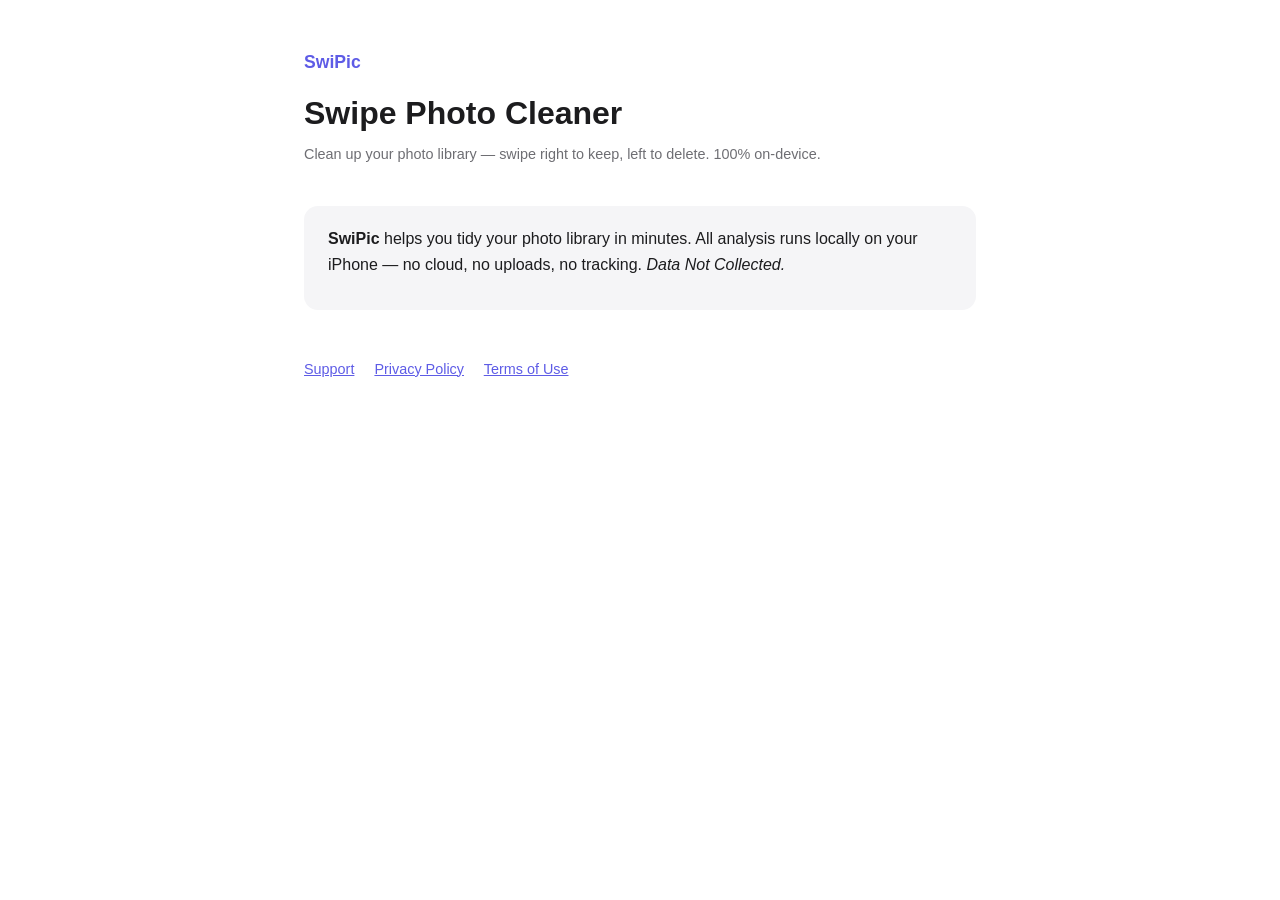
<file: index.html>
<!DOCTYPE html>
<html lang="en">
<head>
<meta charset="utf-8">
<meta name="viewport" content="width=device-width, initial-scale=1">
<title>SwiPic – Swipe Photo Cleaner</title>
<link rel="stylesheet" href="style.css">
</head>
<body>
<header>
  <span class="brand">SwiPic</span>
  <h1>Swipe Photo Cleaner</h1>
  <p class="updated">Clean up your photo library — swipe right to keep, left to delete. 100% on-device.</p>
</header>

<div class="card">
  <p><strong>SwiPic</strong> helps you tidy your photo library in minutes. All analysis runs locally on your iPhone — no cloud, no uploads, no tracking. <em>Data Not Collected.</em></p>
</div>

<nav>
  <a href="support.html">Support</a>
  <a href="privacy.html">Privacy Policy</a>
  <a href="terms.html">Terms of Use</a>
</nav>
</body>
</html>
</file>
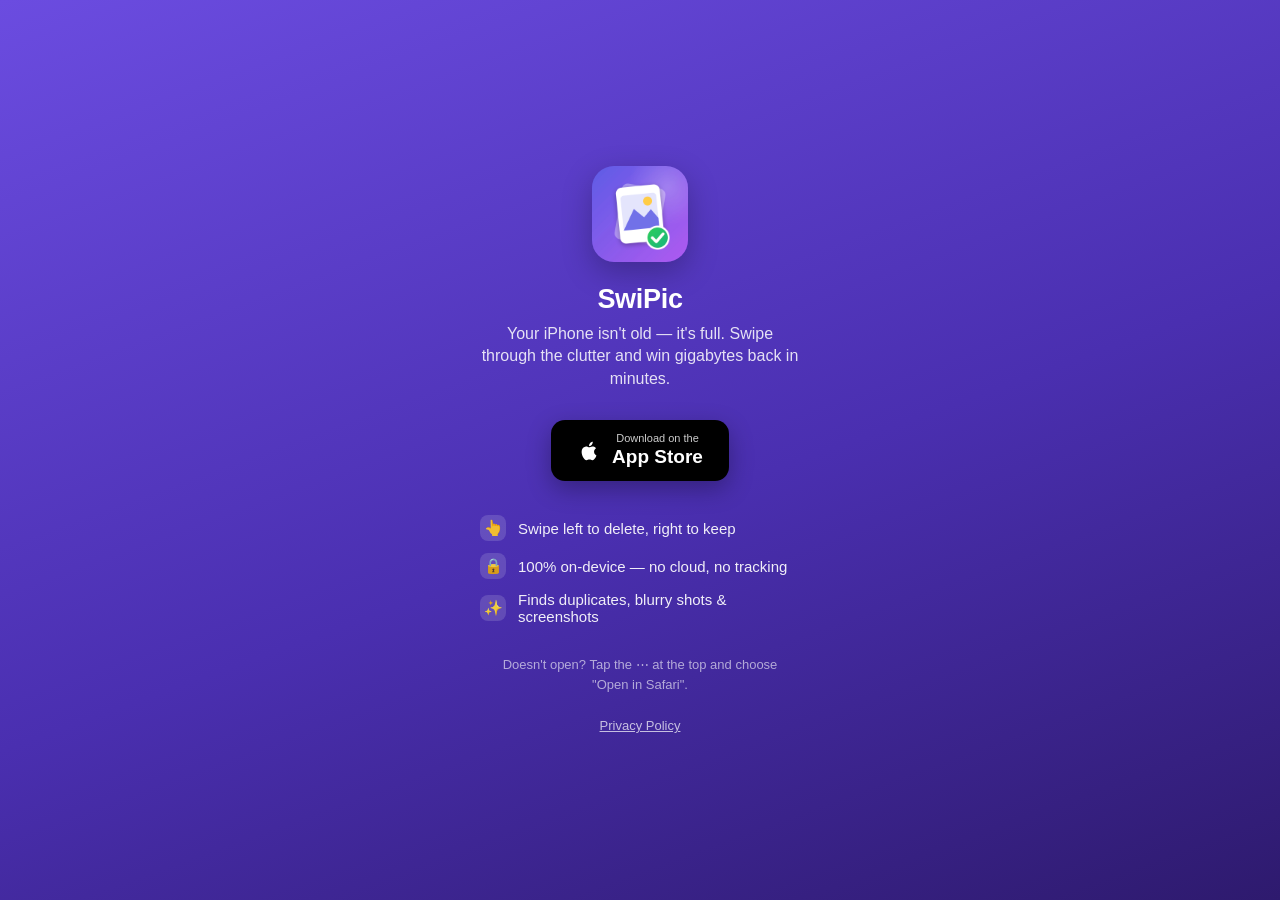
<file: download.html>
<!DOCTYPE html>
<html lang="en">
<head>
<meta charset="UTF-8">
<meta name="viewport" content="width=device-width, initial-scale=1.0">
<title>SwiPic – Clean your iPhone storage</title>
<meta name="apple-itunes-app" content="app-id=6789896340">
<meta name="description" content="SwiPic – swipe to clean your camera roll and free up gigabytes. Free on the App Store.">
<meta property="og:title" content="SwiPic – Swipe Photo Cleaner">
<meta property="og:description" content="Swipe to clean your camera roll and free up storage. Free on the App Store.">
<style>
  * { margin: 0; padding: 0; box-sizing: border-box; -webkit-tap-highlight-color: transparent; }
  html, body { height: 100%; }
  body {
    font-family: -apple-system, BlinkMacSystemFont, "Segoe UI", Roboto, sans-serif;
    background: linear-gradient(160deg, #6b4ce0 0%, #4a2fb0 55%, #2e1a6e 100%);
    color: #fff;
    min-height: 100%;
    display: flex;
    flex-direction: column;
    align-items: center;
    justify-content: center;
    text-align: center;
    padding: 32px 22px;
  }
  .icon {
    width: 96px; height: 96px; border-radius: 22px;
    object-fit: cover; display: block; margin-bottom: 22px;
    box-shadow: 0 10px 30px rgba(0,0,0,0.25);
  }
  h1 { font-size: 27px; font-weight: 700; margin-bottom: 8px; letter-spacing: -0.3px; }
  .tag { font-size: 16px; opacity: 0.85; margin-bottom: 30px; line-height: 1.4; max-width: 320px; }
  .store-btn {
    display: inline-flex; align-items: center; gap: 11px;
    background: #000; color: #fff; text-decoration: none;
    padding: 13px 26px; border-radius: 14px;
    font-size: 19px; font-weight: 600;
    box-shadow: 0 8px 24px rgba(0,0,0,0.3);
    transition: transform 0.1s ease;
  }
  .store-btn:active { transform: scale(0.97); }
  .store-btn small { display: block; font-size: 11px; font-weight: 400; opacity: 0.8; line-height: 1; margin-bottom: 2px; }
  .store-btn .big { font-size: 19px; font-weight: 600; line-height: 1.1; }
  .features { margin-top: 34px; display: flex; flex-direction: column; gap: 12px; max-width: 320px; }
  .feature { display: flex; align-items: center; gap: 12px; font-size: 15px; opacity: 0.92; text-align: left; }
  .feature span.dot { flex: 0 0 auto; width: 26px; height: 26px; border-radius: 8px; background: rgba(255,255,255,0.16); display: flex; align-items: center; justify-content: center; font-size: 15px; }
  .hint { margin-top: 30px; font-size: 13px; opacity: 0.6; max-width: 300px; line-height: 1.5; }
  .privacy { margin-top: 22px; }
  .privacy a { color: rgba(255,255,255,0.7); font-size: 13px; text-decoration: underline; }
</style>
</head>
<body>
  <img class="icon" src="icon.jpg" alt="SwiPic app icon">
  <h1>SwiPic</h1>
  <p class="tag">Your iPhone isn't old — it's full. Swipe through the clutter and win gigabytes back in minutes.</p>

  <a class="store-btn" id="dl" href="https://apps.apple.com/app/id6789896340" target="_top" rel="noopener">
    <svg width="24" height="24" viewBox="0 0 24 24" fill="#fff" aria-hidden="true"><path d="M17.05 12.7c-.02-2.3 1.88-3.4 1.96-3.46-1.07-1.56-2.73-1.78-3.32-1.8-1.41-.14-2.76.83-3.48.83-.72 0-1.83-.81-3.01-.79-1.55.02-2.98.9-3.78 2.29-1.61 2.8-.41 6.95 1.16 9.22.77 1.11 1.68 2.36 2.87 2.31 1.15-.05 1.58-.74 2.97-.74 1.39 0 1.78.74 3 .72 1.24-.02 2.02-1.13 2.78-2.25.88-1.29 1.24-2.54 1.26-2.6-.03-.01-2.41-.92-2.44-3.67zM14.79 5.7c.64-.78 1.07-1.85.95-2.93-.92.04-2.03.61-2.69 1.38-.59.69-1.11 1.79-.97 2.85 1.02.08 2.07-.52 2.71-1.3z"/></svg>
    <span>
      <small>Download on the</small>
      <span class="big">App Store</span>
    </span>
  </a>

  <div class="features">
    <div class="feature"><span class="dot">👆</span> Swipe left to delete, right to keep</div>
    <div class="feature"><span class="dot">🔒</span> 100% on-device — no cloud, no tracking</div>
    <div class="feature"><span class="dot">✨</span> Finds duplicates, blurry shots & screenshots</div>
  </div>

  <p class="hint">Doesn't open? Tap the ⋯ at the top and choose "Open in Safari".</p>
  <div class="privacy"><a href="https://progressosupport.github.io/SwiPic/privacy.html">Privacy Policy</a></div>

  <script>
    (function () {
      var a = document.getElementById('dl');
      var ua = navigator.userAgent || '';
      var inApp = /Instagram|FBAN|FBAV|FB_IAB|Line\/|Twitter|TikTok|Musical|Snapchat/i.test(ua);
      if (a && inApp) {
        a.setAttribute('href', 'itms-apps://apps.apple.com/app/id6789896340');
      }
    })();
  </script>
</body>
</html>
</file>
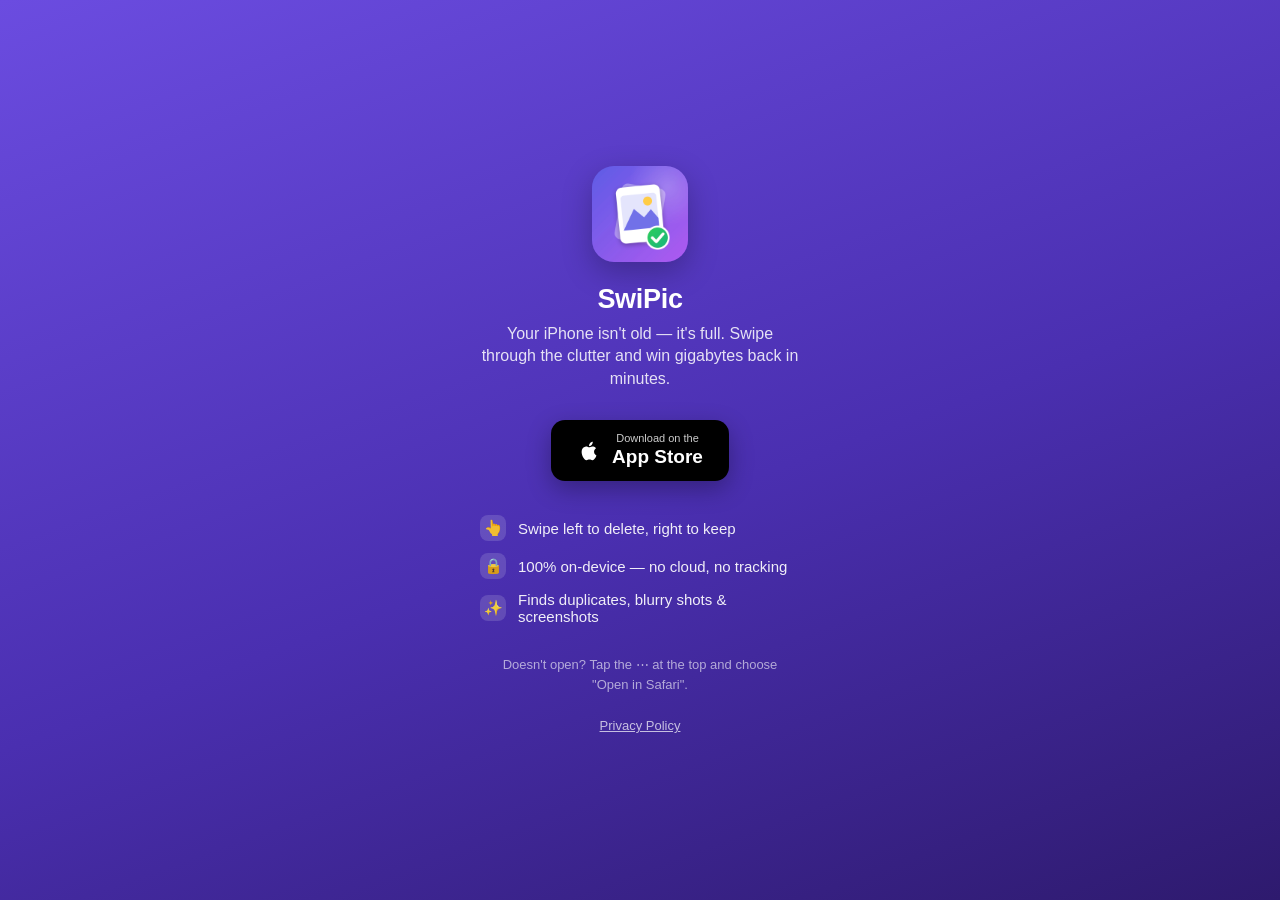
<file: get.html>
<!DOCTYPE html>
<!-- redeploy 2026-08-07 -->
<html lang="en">
<head>
<meta charset="UTF-8">
<meta name="viewport" content="width=device-width, initial-scale=1.0">
<title>SwiPic – Clean your iPhone storage</title>
<meta name="apple-itunes-app" content="app-id=6789896340">
<meta name="description" content="SwiPic – swipe to clean your camera roll and free up gigabytes. Free on the App Store.">
<meta property="og:title" content="SwiPic – Swipe Photo Cleaner">
<meta property="og:description" content="Swipe to clean your camera roll and free up storage. Free on the App Store.">
<style>
  * { margin: 0; padding: 0; box-sizing: border-box; -webkit-tap-highlight-color: transparent; }
  html, body { height: 100%; }
  body {
    font-family: -apple-system, BlinkMacSystemFont, "Segoe UI", Roboto, sans-serif;
    background: linear-gradient(160deg, #6b4ce0 0%, #4a2fb0 55%, #2e1a6e 100%);
    color: #fff;
    min-height: 100%;
    display: flex;
    flex-direction: column;
    align-items: center;
    justify-content: center;
    text-align: center;
    padding: 32px 22px;
  }
  .icon {
    width: 96px; height: 96px; border-radius: 22px;
    object-fit: cover; display: block; margin-bottom: 22px;
    box-shadow: 0 10px 30px rgba(0,0,0,0.25);
  }
  h1 { font-size: 27px; font-weight: 700; margin-bottom: 8px; letter-spacing: -0.3px; }
  .tag { font-size: 16px; opacity: 0.85; margin-bottom: 30px; line-height: 1.4; max-width: 320px; }
  .store-btn {
    display: inline-flex; align-items: center; gap: 11px;
    background: #000; color: #fff; text-decoration: none;
    padding: 13px 26px; border-radius: 14px;
    font-size: 19px; font-weight: 600;
    box-shadow: 0 8px 24px rgba(0,0,0,0.3);
  }
  .store-btn small { display: block; font-size: 11px; font-weight: 400; opacity: 0.8; line-height: 1; margin-bottom: 2px; }
  .store-btn .big { font-size: 19px; font-weight: 600; line-height: 1.1; }
  .features { margin-top: 34px; display: flex; flex-direction: column; gap: 12px; max-width: 320px; }
  .feature { display: flex; align-items: center; gap: 12px; font-size: 15px; opacity: 0.92; text-align: left; }
  .feature span.dot { flex: 0 0 auto; width: 26px; height: 26px; border-radius: 8px; background: rgba(255,255,255,0.16); display: flex; align-items: center; justify-content: center; font-size: 15px; }
  .hint { margin-top: 30px; font-size: 13px; opacity: 0.6; max-width: 300px; line-height: 1.5; }
  .privacy { margin-top: 22px; }
  .privacy a { color: rgba(255,255,255,0.7); font-size: 13px; text-decoration: underline; }
</style>
</head>
<body>
  <img class="icon" src="icon.jpg" alt="SwiPic app icon">
  <h1>SwiPic</h1>
  <p class="tag">Your iPhone isn't old — it's full. Swipe through the clutter and win gigabytes back in minutes.</p>

  <a class="store-btn" href="itms-apps://apps.apple.com/app/id6789896340">
    <svg width="24" height="24" viewBox="0 0 24 24" fill="#fff" aria-hidden="true"><path d="M17.05 12.7c-.02-2.3 1.88-3.4 1.96-3.46-1.07-1.56-2.73-1.78-3.32-1.8-1.41-.14-2.76.83-3.48.83-.72 0-1.83-.81-3.01-.79-1.55.02-2.98.9-3.78 2.29-1.61 2.8-.41 6.95 1.16 9.22.77 1.11 1.68 2.36 2.87 2.31 1.15-.05 1.58-.74 2.97-.74 1.39 0 1.78.74 3 .72 1.24-.02 2.02-1.13 2.78-2.25.88-1.29 1.24-2.54 1.26-2.6-.03-.01-2.41-.92-2.44-3.67zM14.79 5.7c.64-.78 1.07-1.85.95-2.93-.92.04-2.03.61-2.69 1.38-.59.69-1.11 1.79-.97 2.85 1.02.08 2.07-.52 2.71-1.3z"/></svg>
    <span>
      <small>Download on the</small>
      <span class="big">App Store</span>
    </span>
  </a>

  <div class="features">
    <div class="feature"><span class="dot">👆</span> Swipe left to delete, right to keep</div>
    <div class="feature"><span class="dot">🔒</span> 100% on-device — no cloud, no tracking</div>
    <div class="feature"><span class="dot">✨</span> Finds duplicates, blurry shots &amp; screenshots</div>
  </div>

  <p class="hint">Doesn't open? Tap the ⋯ at the top and choose "Open in Safari".</p>
  <div class="privacy"><a href="https://progressosupport.github.io/SwiPic/privacy.html">Privacy Policy</a></div>
</body>
</html>
</file>
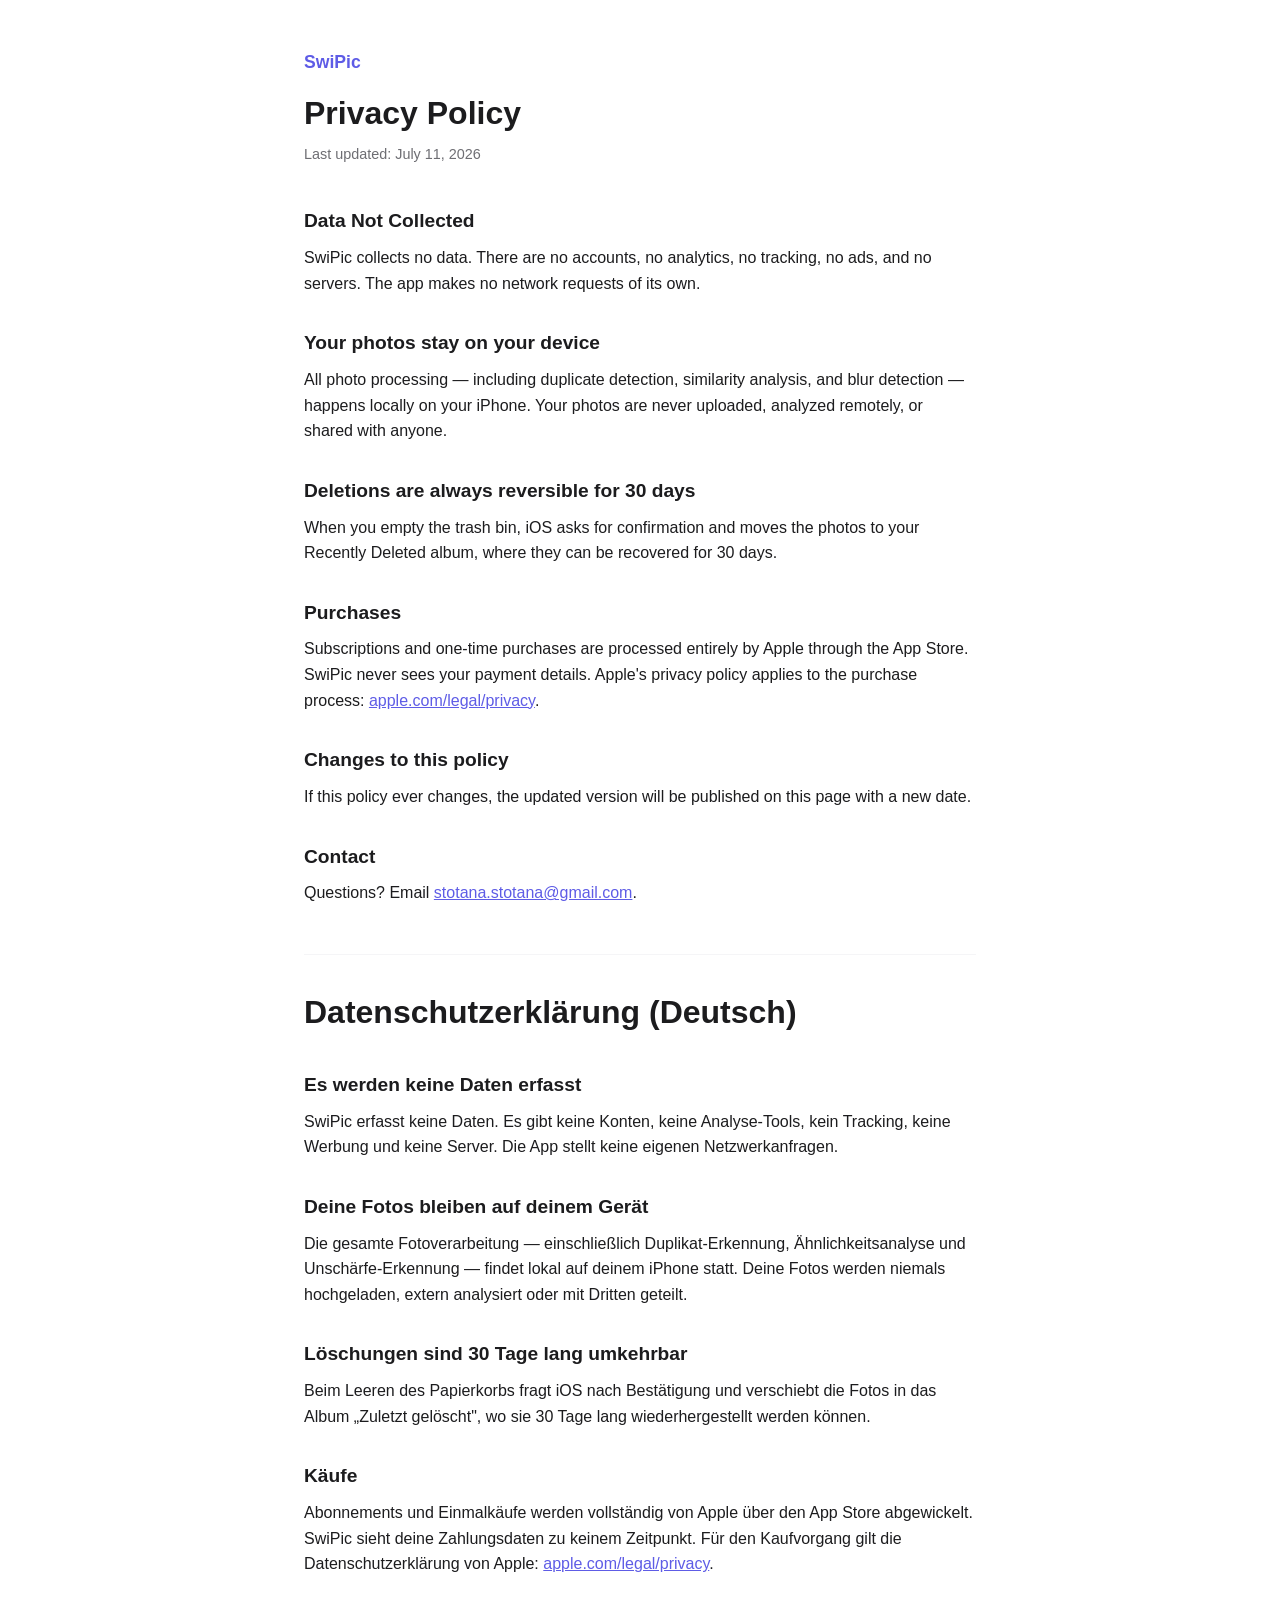
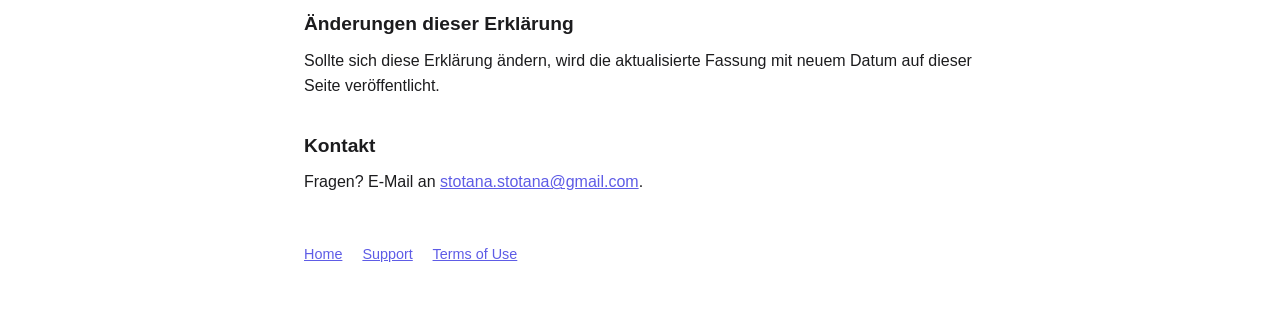
<file: privacy.html>
<!DOCTYPE html>
<html lang="en">
<head>
<meta charset="utf-8">
<meta name="viewport" content="width=device-width, initial-scale=1">
<title>SwiPic – Privacy Policy</title>
<link rel="stylesheet" href="style.css">
</head>
<body>
<header>
  <a class="brand" href="index.html">SwiPic</a>
  <h1>Privacy Policy</h1>
  <p class="updated">Last updated: July 11, 2026</p>
</header>

<h2>Data Not Collected</h2>
<p>SwiPic collects no data. There are no accounts, no analytics, no tracking, no ads, and no servers. The app makes no network requests of its own.</p>

<h2>Your photos stay on your device</h2>
<p>All photo processing — including duplicate detection, similarity analysis, and blur detection — happens locally on your iPhone. Your photos are never uploaded, analyzed remotely, or shared with anyone.</p>

<h2>Deletions are always reversible for 30 days</h2>
<p>When you empty the trash bin, iOS asks for confirmation and moves the photos to your Recently Deleted album, where they can be recovered for 30 days.</p>

<h2>Purchases</h2>
<p>Subscriptions and one-time purchases are processed entirely by Apple through the App Store. SwiPic never sees your payment details. Apple's privacy policy applies to the purchase process: <a href="https://www.apple.com/legal/privacy/">apple.com/legal/privacy</a>.</p>

<h2>Changes to this policy</h2>
<p>If this policy ever changes, the updated version will be published on this page with a new date.</p>

<h2>Contact</h2>
<p>Questions? Email <a href="mailto:stotana.stotana@gmail.com">stotana.stotana@gmail.com</a>.</p>

<hr class="lang-divider">

<h1>Datenschutzerklärung (Deutsch)</h1>

<h2>Es werden keine Daten erfasst</h2>
<p>SwiPic erfasst keine Daten. Es gibt keine Konten, keine Analyse-Tools, kein Tracking, keine Werbung und keine Server. Die App stellt keine eigenen Netzwerkanfragen.</p>

<h2>Deine Fotos bleiben auf deinem Gerät</h2>
<p>Die gesamte Fotoverarbeitung — einschließlich Duplikat-Erkennung, Ähnlichkeitsanalyse und Unschärfe-Erkennung — findet lokal auf deinem iPhone statt. Deine Fotos werden niemals hochgeladen, extern analysiert oder mit Dritten geteilt.</p>

<h2>Löschungen sind 30 Tage lang umkehrbar</h2>
<p>Beim Leeren des Papierkorbs fragt iOS nach Bestätigung und verschiebt die Fotos in das Album „Zuletzt gelöscht", wo sie 30 Tage lang wiederhergestellt werden können.</p>

<h2>Käufe</h2>
<p>Abonnements und Einmalkäufe werden vollständig von Apple über den App Store abgewickelt. SwiPic sieht deine Zahlungsdaten zu keinem Zeitpunkt. Für den Kaufvorgang gilt die Datenschutzerklärung von Apple: <a href="https://www.apple.com/legal/privacy/">apple.com/legal/privacy</a>.</p>

<h2>Änderungen dieser Erklärung</h2>
<p>Sollte sich diese Erklärung ändern, wird die aktualisierte Fassung mit neuem Datum auf dieser Seite veröffentlicht.</p>

<h2>Kontakt</h2>
<p>Fragen? E-Mail an <a href="mailto:stotana.stotana@gmail.com">stotana.stotana@gmail.com</a>.</p>

<nav>
  <a href="index.html">Home</a>
  <a href="support.html">Support</a>
  <a href="terms.html">Terms of Use</a>
</nav>
</body>
</html>
</file>
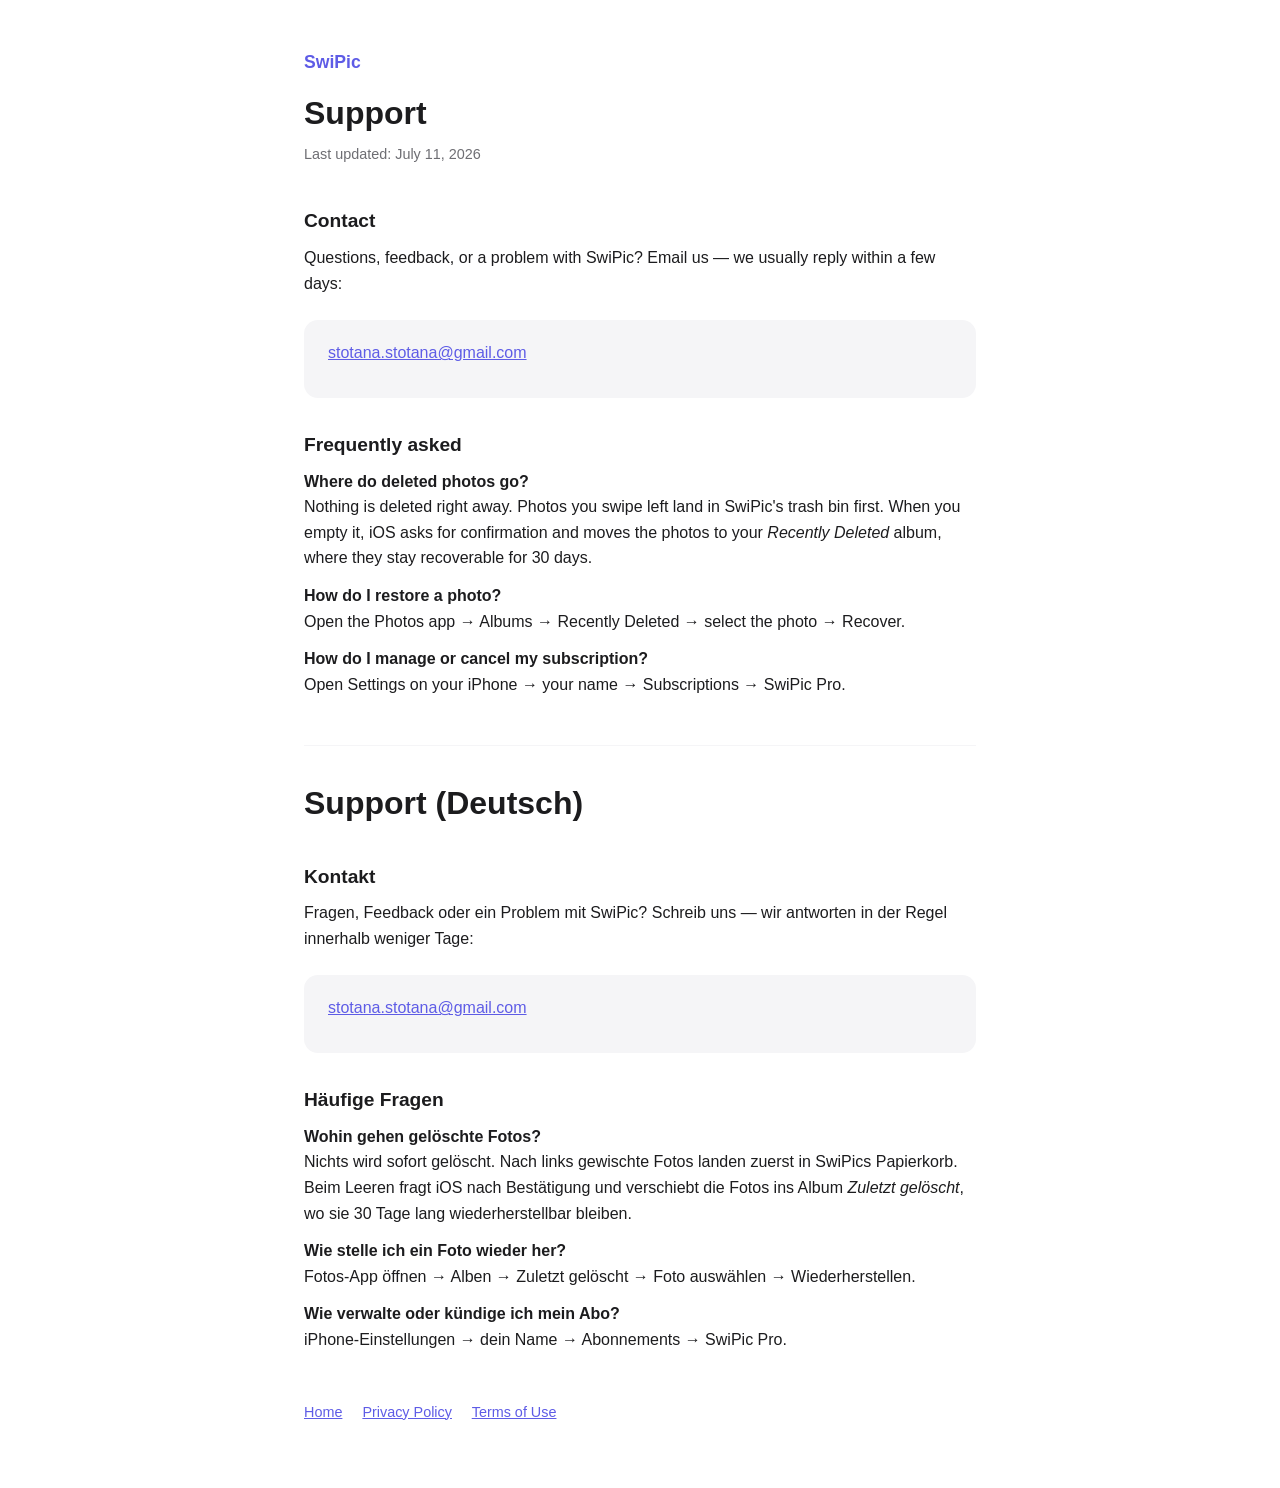
<file: support.html>
<!DOCTYPE html>
<html lang="en">
<head>
<meta charset="utf-8">
<meta name="viewport" content="width=device-width, initial-scale=1">
<title>SwiPic – Support</title>
<link rel="stylesheet" href="style.css">
</head>
<body>
<header>
  <a class="brand" href="index.html">SwiPic</a>
  <h1>Support</h1>
  <p class="updated">Last updated: July 11, 2026</p>
</header>

<h2>Contact</h2>
<p>Questions, feedback, or a problem with SwiPic? Email us — we usually reply within a few days:</p>
<div class="card">
  <p><a href="mailto:stotana.stotana@gmail.com">stotana.stotana@gmail.com</a></p>
</div>

<h2>Frequently asked</h2>
<p><strong>Where do deleted photos go?</strong><br>
Nothing is deleted right away. Photos you swipe left land in SwiPic's trash bin first. When you empty it, iOS asks for confirmation and moves the photos to your <em>Recently Deleted</em> album, where they stay recoverable for 30 days.</p>
<p><strong>How do I restore a photo?</strong><br>
Open the Photos app → Albums → Recently Deleted → select the photo → Recover.</p>
<p><strong>How do I manage or cancel my subscription?</strong><br>
Open Settings on your iPhone → your name → Subscriptions → SwiPic Pro.</p>

<hr class="lang-divider">

<h1>Support (Deutsch)</h1>

<h2>Kontakt</h2>
<p>Fragen, Feedback oder ein Problem mit SwiPic? Schreib uns — wir antworten in der Regel innerhalb weniger Tage:</p>
<div class="card">
  <p><a href="mailto:stotana.stotana@gmail.com">stotana.stotana@gmail.com</a></p>
</div>

<h2>Häufige Fragen</h2>
<p><strong>Wohin gehen gelöschte Fotos?</strong><br>
Nichts wird sofort gelöscht. Nach links gewischte Fotos landen zuerst in SwiPics Papierkorb. Beim Leeren fragt iOS nach Bestätigung und verschiebt die Fotos ins Album <em>Zuletzt gelöscht</em>, wo sie 30 Tage lang wiederherstellbar bleiben.</p>
<p><strong>Wie stelle ich ein Foto wieder her?</strong><br>
Fotos-App öffnen → Alben → Zuletzt gelöscht → Foto auswählen → Wiederherstellen.</p>
<p><strong>Wie verwalte oder kündige ich mein Abo?</strong><br>
iPhone-Einstellungen → dein Name → Abonnements → SwiPic Pro.</p>

<nav>
  <a href="index.html">Home</a>
  <a href="privacy.html">Privacy Policy</a>
  <a href="terms.html">Terms of Use</a>
</nav>
</body>
</html>
</file>
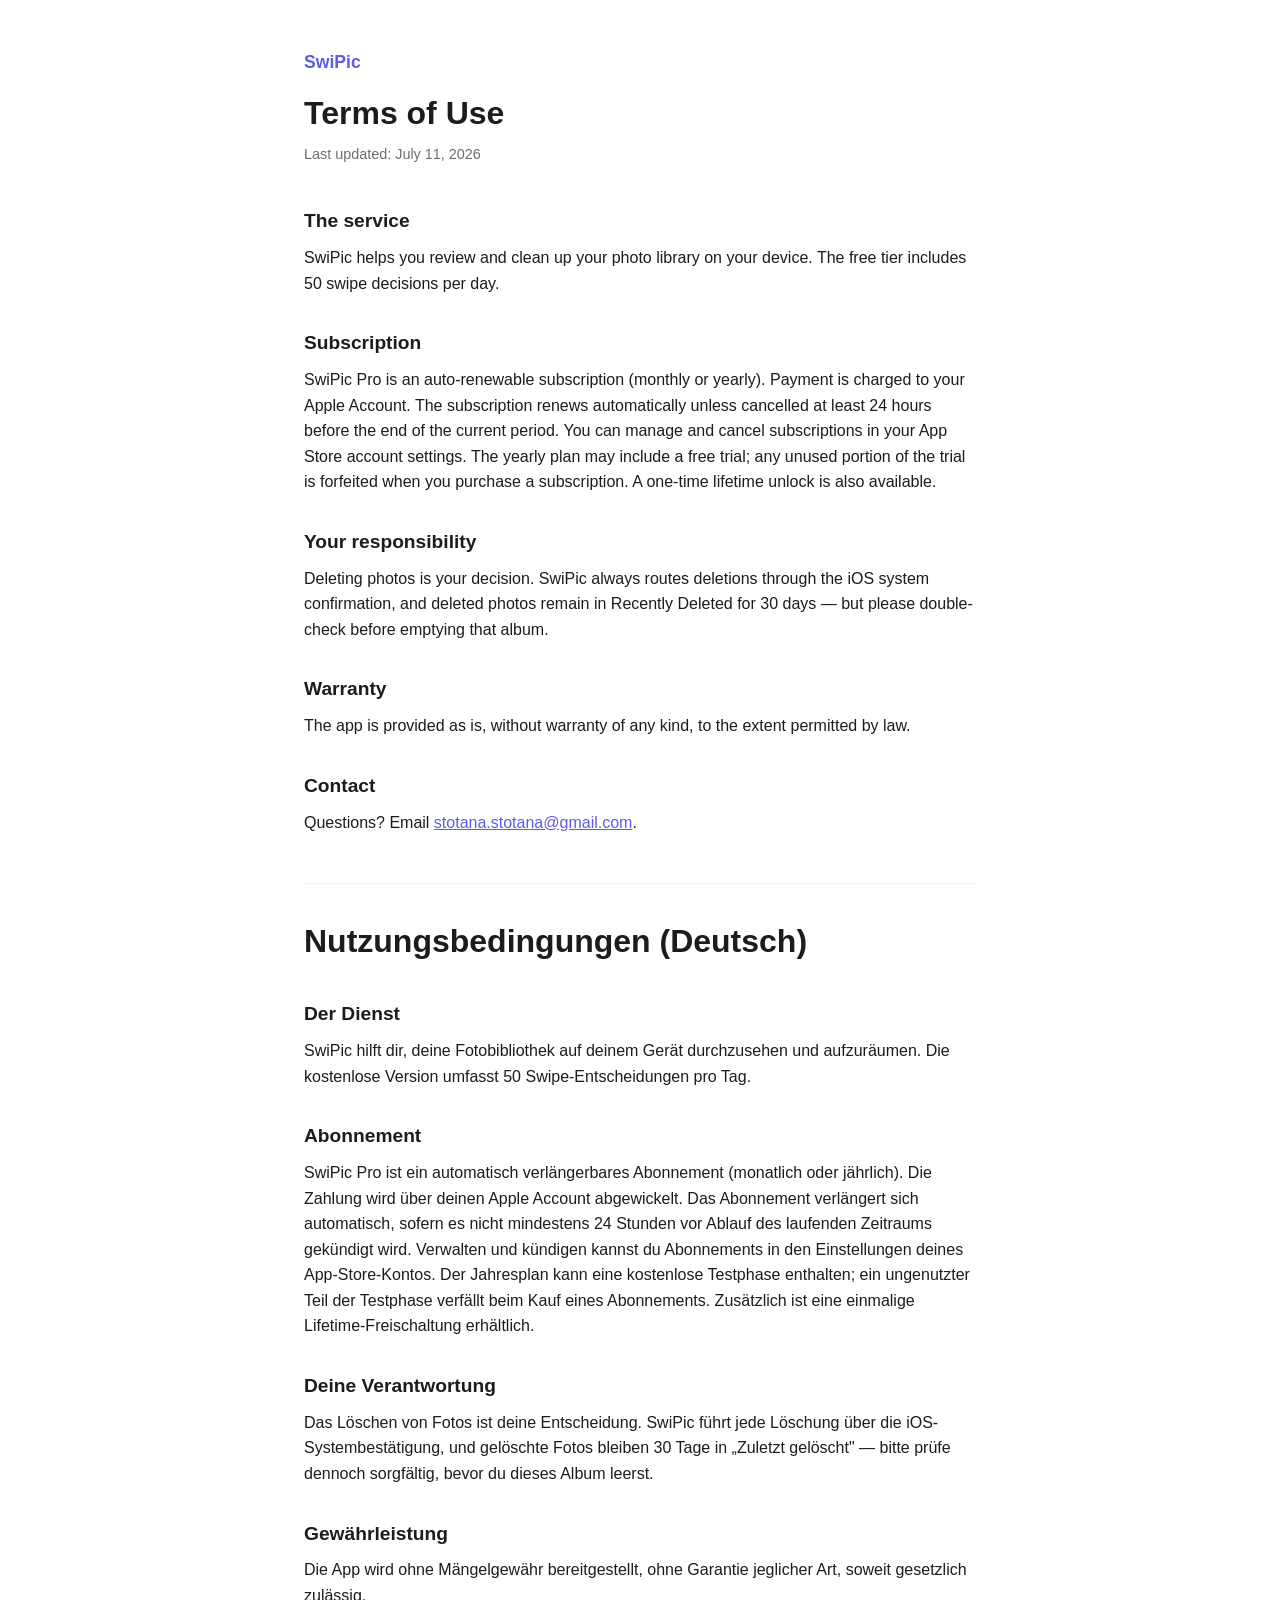
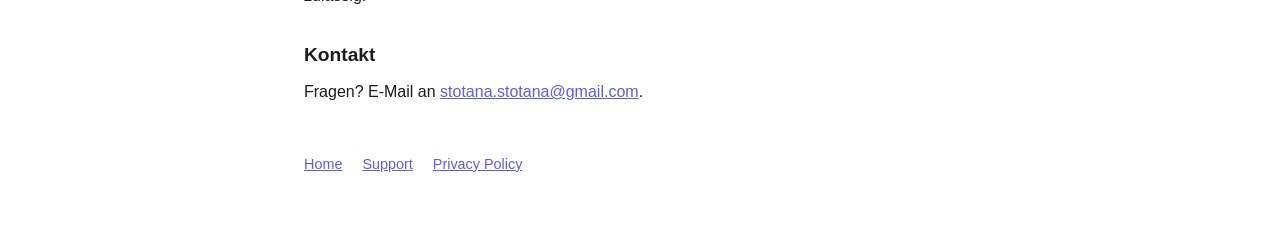
<file: terms.html>
<!DOCTYPE html>
<html lang="en">
<head>
<meta charset="utf-8">
<meta name="viewport" content="width=device-width, initial-scale=1">
<title>SwiPic – Terms of Use</title>
<link rel="stylesheet" href="style.css">
</head>
<body>
<header>
  <a class="brand" href="index.html">SwiPic</a>
  <h1>Terms of Use</h1>
  <p class="updated">Last updated: July 11, 2026</p>
</header>

<h2>The service</h2>
<p>SwiPic helps you review and clean up your photo library on your device. The free tier includes 50 swipe decisions per day.</p>

<h2>Subscription</h2>
<p>SwiPic Pro is an auto-renewable subscription (monthly or yearly). Payment is charged to your Apple Account. The subscription renews automatically unless cancelled at least 24 hours before the end of the current period. You can manage and cancel subscriptions in your App Store account settings. The yearly plan may include a free trial; any unused portion of the trial is forfeited when you purchase a subscription. A one-time lifetime unlock is also available.</p>

<h2>Your responsibility</h2>
<p>Deleting photos is your decision. SwiPic always routes deletions through the iOS system confirmation, and deleted photos remain in Recently Deleted for 30 days — but please double-check before emptying that album.</p>

<h2>Warranty</h2>
<p>The app is provided as is, without warranty of any kind, to the extent permitted by law.</p>

<h2>Contact</h2>
<p>Questions? Email <a href="mailto:stotana.stotana@gmail.com">stotana.stotana@gmail.com</a>.</p>

<hr class="lang-divider">

<h1>Nutzungsbedingungen (Deutsch)</h1>

<h2>Der Dienst</h2>
<p>SwiPic hilft dir, deine Fotobibliothek auf deinem Gerät durchzusehen und aufzuräumen. Die kostenlose Version umfasst 50 Swipe-Entscheidungen pro Tag.</p>

<h2>Abonnement</h2>
<p>SwiPic Pro ist ein automatisch verlängerbares Abonnement (monatlich oder jährlich). Die Zahlung wird über deinen Apple Account abgewickelt. Das Abonnement verlängert sich automatisch, sofern es nicht mindestens 24 Stunden vor Ablauf des laufenden Zeitraums gekündigt wird. Verwalten und kündigen kannst du Abonnements in den Einstellungen deines App-Store-Kontos. Der Jahresplan kann eine kostenlose Testphase enthalten; ein ungenutzter Teil der Testphase verfällt beim Kauf eines Abonnements. Zusätzlich ist eine einmalige Lifetime-Freischaltung erhältlich.</p>

<h2>Deine Verantwortung</h2>
<p>Das Löschen von Fotos ist deine Entscheidung. SwiPic führt jede Löschung über die iOS-Systembestätigung, und gelöschte Fotos bleiben 30 Tage in „Zuletzt gelöscht" — bitte prüfe dennoch sorgfältig, bevor du dieses Album leerst.</p>

<h2>Gewährleistung</h2>
<p>Die App wird ohne Mängelgewähr bereitgestellt, ohne Garantie jeglicher Art, soweit gesetzlich zulässig.</p>

<h2>Kontakt</h2>
<p>Fragen? E-Mail an <a href="mailto:stotana.stotana@gmail.com">stotana.stotana@gmail.com</a>.</p>

<nav>
  <a href="index.html">Home</a>
  <a href="support.html">Support</a>
  <a href="privacy.html">Privacy Policy</a>
</nav>
</body>
</html>
</file>
<file: style.css>
:root {
  color-scheme: light dark;
  --bg: #ffffff;
  --fg: #1c1c1e;
  --muted: #6e6e73;
  --accent: #5e5ce6;
  --card: #f5f5f7;
}
@media (prefers-color-scheme: dark) {
  :root { --bg: #1c1c1e; --fg: #f5f5f7; --muted: #98989d; --card: #2c2c2e; }
}
* { margin: 0; padding: 0; box-sizing: border-box; }
body {
  font-family: -apple-system, BlinkMacSystemFont, "Segoe UI", Roboto, sans-serif;
  background: var(--bg);
  color: var(--fg);
  line-height: 1.6;
  max-width: 720px;
  margin: 0 auto;
  padding: 48px 24px 64px;
}
header { margin-bottom: 40px; }
header .brand {
  font-size: 1.1rem;
  font-weight: 700;
  color: var(--accent);
  text-decoration: none;
}
h1 { font-size: 2rem; margin: 12px 0 4px; }
.updated { color: var(--muted); font-size: 0.9rem; }
h2 { font-size: 1.2rem; margin: 32px 0 8px; }
p { margin-bottom: 12px; }
.lang-divider {
  margin: 48px 0 32px;
  border: none;
  border-top: 1px solid var(--card);
}
.card {
  background: var(--card);
  border-radius: 14px;
  padding: 20px 24px;
  margin: 24px 0;
}
a { color: var(--accent); }
nav { margin-top: 48px; font-size: 0.9rem; color: var(--muted); }
nav a { margin-right: 16px; }
</file>
